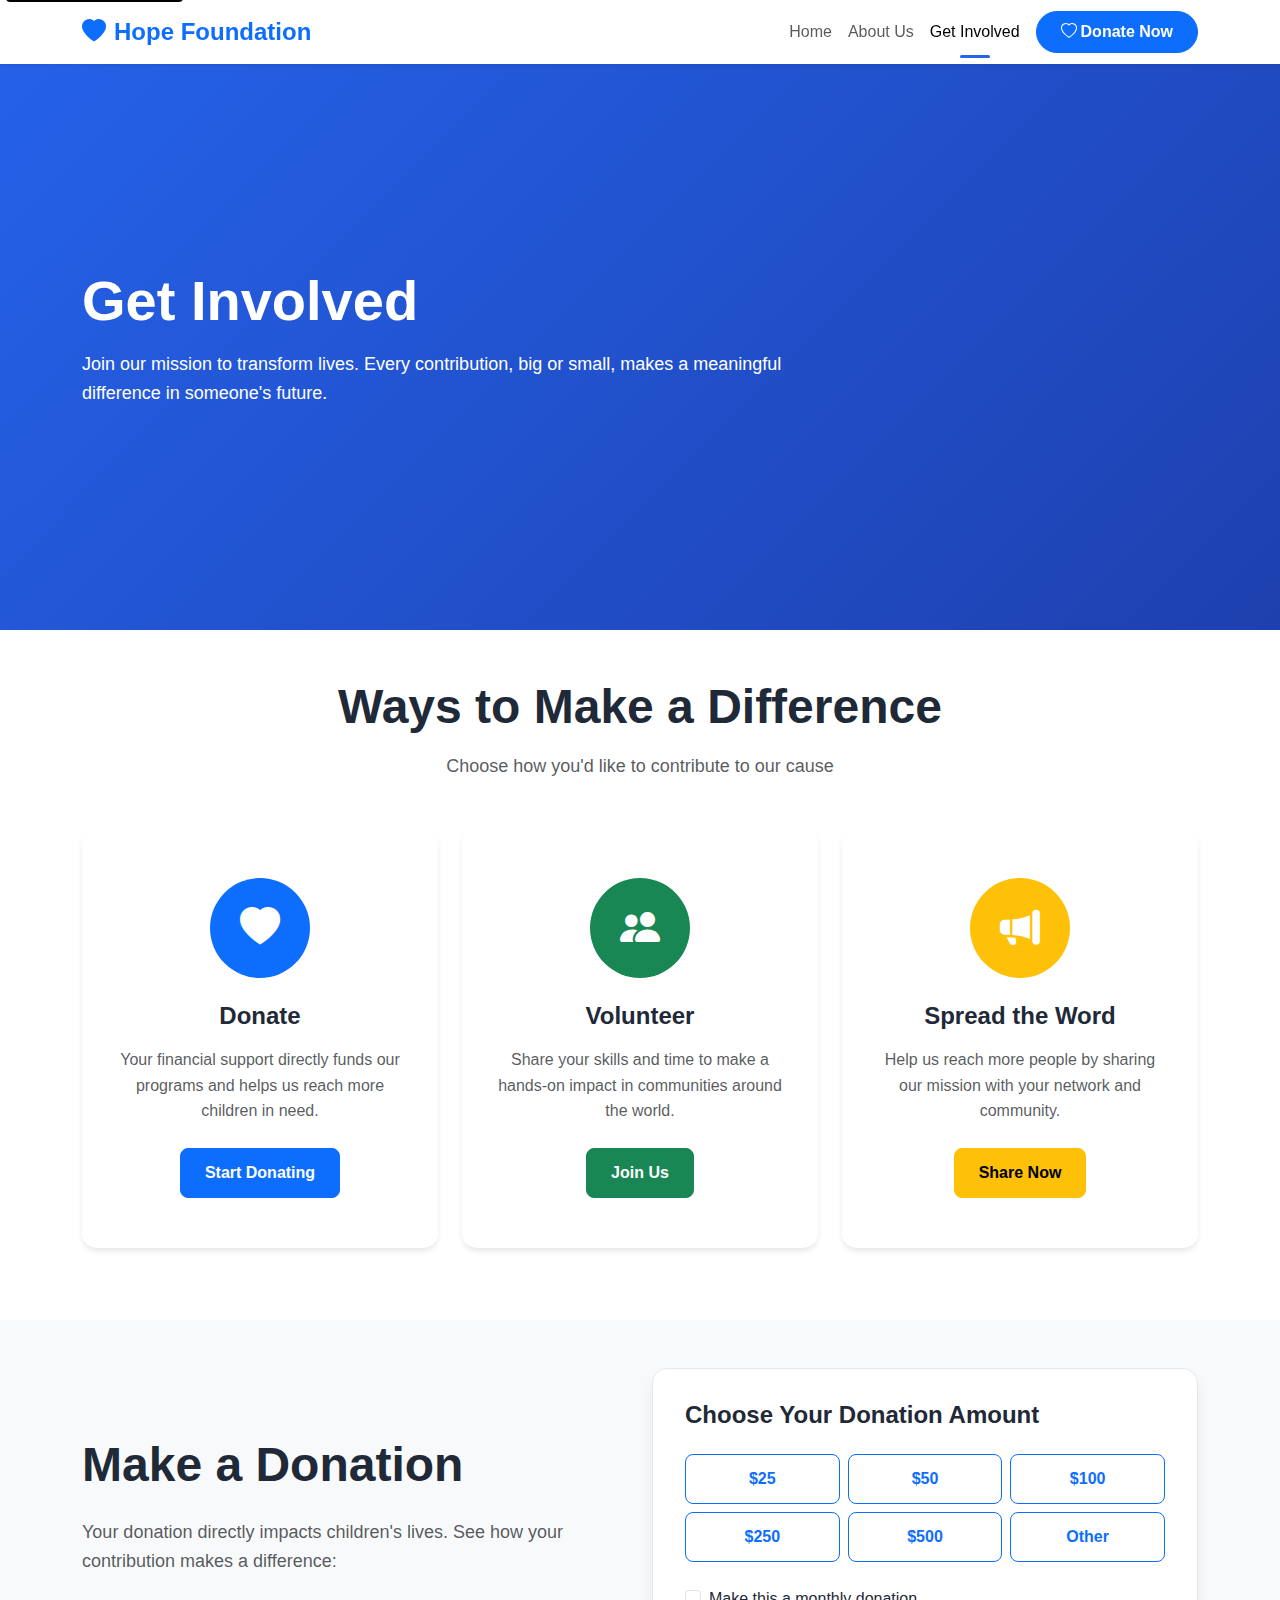
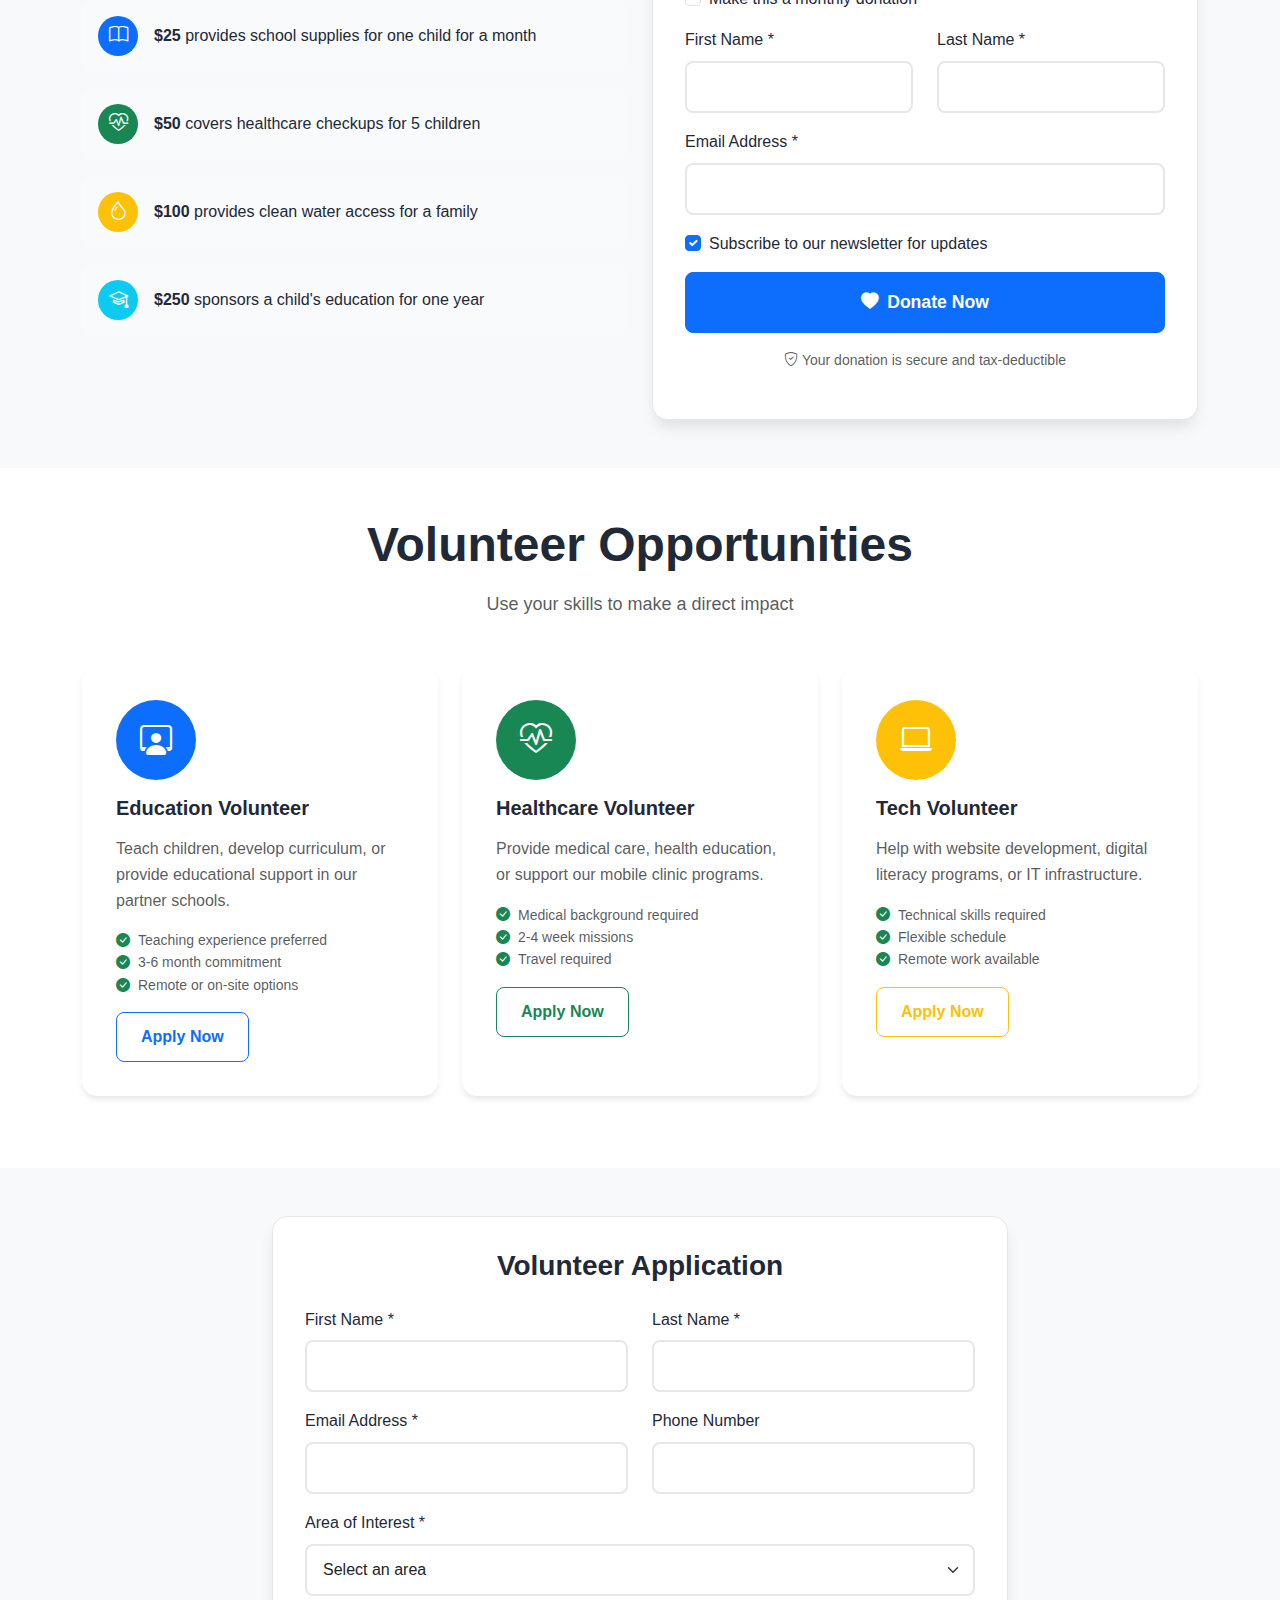
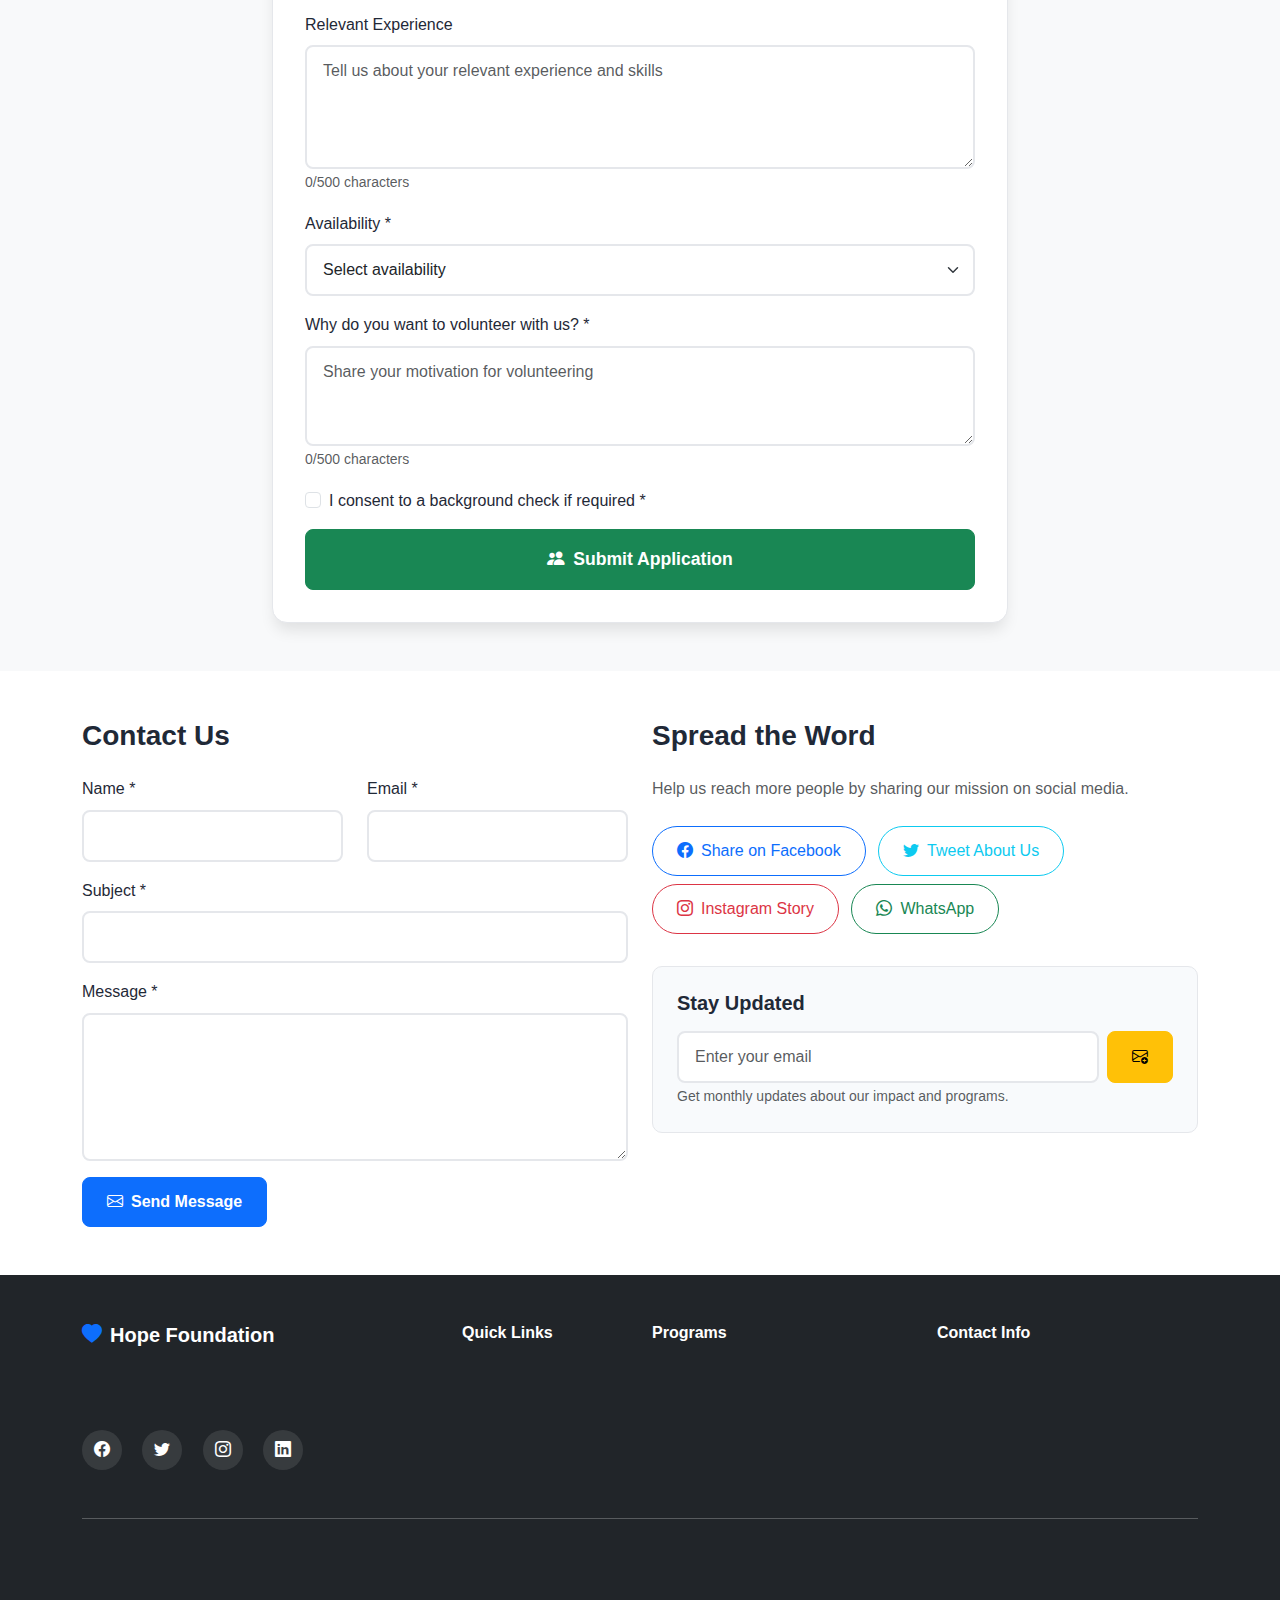
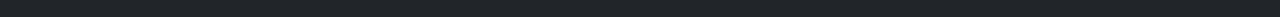
<file: get-involved.html>
<!DOCTYPE html>
<html lang="en">
<head>
    <meta charset="UTF-8">
    <meta name="viewport" content="width=device-width, initial-scale=1.0">
    <title>Get Involved - Hope Foundation</title>
    <meta name="description" content="Join Hope Foundation in making a difference. Donate, volunteer, or partner with us to transform lives through education.">
    
    <!-- Bootstrap CSS -->
    <link href="https://cdn.jsdelivr.net/npm/bootstrap@5.3.2/dist/css/bootstrap.min.css" rel="stylesheet">
    <!-- Bootstrap Icons -->
    <link rel="stylesheet" href="https://cdn.jsdelivr.net/npm/bootstrap-icons@1.11.1/font/bootstrap-icons.css">
    <!-- Custom CSS -->
    <link rel="stylesheet" href="assets/css/style.css">
</head>
<body>
    <!-- Navigation -->
    <nav class="navbar navbar-expand-lg navbar-light bg-white shadow-sm fixed-top">
        <div class="container">
            <a class="navbar-brand fw-bold text-primary" href="index.html">
                <i class="bi bi-heart-fill me-2"></i>Hope Foundation
            </a>
            <button class="navbar-toggler" type="button" data-bs-toggle="collapse" data-bs-target="#navbarNav">
                <span class="navbar-toggler-icon"></span>
            </button>
            <div class="collapse navbar-collapse" id="navbarNav">
                <ul class="navbar-nav ms-auto">
                    <li class="nav-item">
                        <a class="nav-link" href="index.html">Home</a>
                    </li>
                    <li class="nav-item">
                        <a class="nav-link" href="about.html">About Us</a>
                    </li>
                    <li class="nav-item">
                        <a class="nav-link active" href="get-involved.html">Get Involved</a>
                    </li>
                    <li class="nav-item">
                        <a class="btn btn-primary ms-2 donate-btn" href="#donate">
                            <i class="bi bi-heart me-1"></i>Donate Now
                        </a>
                    </li>
                </ul>
            </div>
        </div>
    </nav>

    <!-- Page Header -->
    <section class="page-header bg-gradient-primary text-white">
        <div class="container">
            <div class="row align-items-center min-vh-50">
                <div class="col-lg-8">
                    <h1 class="display-4 fw-bold mb-3">Get Involved</h1>
                    <p class="lead">Join our mission to transform lives. Every contribution, big or small, makes a meaningful difference in someone's future.</p>
                </div>
            </div>
        </div>
    </section>

    <!-- Ways to Help -->
    <section class="py-5">
        <div class="container">
            <div class="text-center mb-5">
                <h2 class="display-5 fw-bold">Ways to Make a Difference</h2>
                <p class="lead text-muted">Choose how you'd like to contribute to our cause</p>
            </div>
            <div class="row">
                <div class="col-lg-4 mb-4">
                    <div class="involvement-card text-center h-100">
                        <div class="involvement-icon bg-primary text-white rounded-circle mx-auto mb-4">
                            <i class="bi bi-heart-fill"></i>
                        </div>
                        <h4 class="mb-3">Donate</h4>
                        <p class="text-muted mb-4">Your financial support directly funds our programs and helps us reach more children in need.</p>
                        <a href="#donate" class="btn btn-primary">Start Donating</a>
                    </div>
                </div>
                <div class="col-lg-4 mb-4">
                    <div class="involvement-card text-center h-100">
                        <div class="involvement-icon bg-success text-white rounded-circle mx-auto mb-4">
                            <i class="bi bi-people-fill"></i>
                        </div>
                        <h4 class="mb-3">Volunteer</h4>
                        <p class="text-muted mb-4">Share your skills and time to make a hands-on impact in communities around the world.</p>
                        <a href="#volunteer" class="btn btn-success">Join Us</a>
                    </div>
                </div>
                <div class="col-lg-4 mb-4">
                    <div class="involvement-card text-center h-100">
                        <div class="involvement-icon bg-warning text-white rounded-circle mx-auto mb-4">
                            <i class="bi bi-megaphone-fill"></i>
                        </div>
                        <h4 class="mb-3">Spread the Word</h4>
                        <p class="text-muted mb-4">Help us reach more people by sharing our mission with your network and community.</p>
                        <a href="#share" class="btn btn-warning">Share Now</a>
                    </div>
                </div>
            </div>
        </div>
    </section>

    <!-- Donation Section -->
    <section id="donate" class="py-5 bg-light">
        <div class="container">
            <div class="row align-items-center">
                <div class="col-lg-6 mb-4 mb-lg-0">
                    <h2 class="display-5 fw-bold mb-4">Make a Donation</h2>
                    <p class="lead text-muted mb-4">
                        Your donation directly impacts children's lives. See how your contribution makes a difference:
                    </p>
                    <div class="donation-impact">
                        <div class="impact-item d-flex align-items-center mb-3">
                            <div class="impact-icon bg-primary text-white rounded-circle me-3">
                                <i class="bi bi-book"></i>
                            </div>
                            <div>
                                <strong>$25</strong> provides school supplies for one child for a month
                            </div>
                        </div>
                        <div class="impact-item d-flex align-items-center mb-3">
                            <div class="impact-icon bg-success text-white rounded-circle me-3">
                                <i class="bi bi-heart-pulse"></i>
                            </div>
                            <div>
                                <strong>$50</strong> covers healthcare checkups for 5 children
                            </div>
                        </div>
                        <div class="impact-item d-flex align-items-center mb-3">
                            <div class="impact-icon bg-warning text-white rounded-circle me-3">
                                <i class="bi bi-droplet"></i>
                            </div>
                            <div>
                                <strong>$100</strong> provides clean water access for a family
                            </div>
                        </div>
                        <div class="impact-item d-flex align-items-center">
                            <div class="impact-icon bg-info text-white rounded-circle me-3">
                                <i class="bi bi-mortarboard"></i>
                            </div>
                            <div>
                                <strong>$250</strong> sponsors a child's education for one year
                            </div>
                        </div>
                    </div>
                </div>
                <div class="col-lg-6">
                    <div class="donation-form-card">
                        <h4 class="mb-4">Choose Your Donation Amount</h4>
                        <form id="donationForm">
                            <div class="donation-amounts mb-4">
                                <div class="row g-2">
                                    <div class="col-4">
                                        <input type="radio" class="btn-check" name="amount" id="amount25" value="25">
                                        <label class="btn btn-outline-primary w-100" for="amount25">$25</label>
                                    </div>
                                    <div class="col-4">
                                        <input type="radio" class="btn-check" name="amount" id="amount50" value="50">
                                        <label class="btn btn-outline-primary w-100" for="amount50">$50</label>
                                    </div>
                                    <div class="col-4">
                                        <input type="radio" class="btn-check" name="amount" id="amount100" value="100">
                                        <label class="btn btn-outline-primary w-100" for="amount100">$100</label>
                                    </div>
                                    <div class="col-4">
                                        <input type="radio" class="btn-check" name="amount" id="amount250" value="250">
                                        <label class="btn btn-outline-primary w-100" for="amount250">$250</label>
                                    </div>
                                    <div class="col-4">
                                        <input type="radio" class="btn-check" name="amount" id="amount500" value="500">
                                        <label class="btn btn-outline-primary w-100" for="amount500">$500</label>
                                    </div>
                                    <div class="col-4">
                                        <input type="radio" class="btn-check" name="amount" id="amountOther" value="other">
                                        <label class="btn btn-outline-primary w-100" for="amountOther">Other</label>
                                    </div>
                                </div>
                            </div>
                            <div class="mb-3" id="customAmountDiv" style="display: none;">
                                <label for="customAmount" class="form-label">Custom Amount ($)</label>
                                <input type="number" class="form-control" id="customAmount" min="1" placeholder="Enter amount">
                            </div>
                            <div class="mb-3">
                                <div class="form-check">
                                    <input class="form-check-input" type="checkbox" id="monthly">
                                    <label class="form-check-label" for="monthly">
                                        Make this a monthly donation
                                    </label>
                                </div>
                            </div>
                            <div class="row mb-3">
                                <div class="col-md-6">
                                    <label for="firstName" class="form-label">First Name *</label>
                                    <input type="text" class="form-control" id="firstName" required>
                                </div>
                                <div class="col-md-6">
                                    <label for="lastName" class="form-label">Last Name *</label>
                                    <input type="text" class="form-control" id="lastName" required>
                                </div>
                            </div>
                            <div class="mb-3">
                                <label for="email" class="form-label">Email Address *</label>
                                <input type="email" class="form-control" id="email" required>
                            </div>
                            <div class="mb-3">
                                <div class="form-check">
                                    <input class="form-check-input" type="checkbox" id="newsletter" checked>
                                    <label class="form-check-label" for="newsletter">
                                        Subscribe to our newsletter for updates
                                    </label>
                                </div>
                            </div>
                            <button type="submit" class="btn btn-primary btn-lg w-100">
                                <i class="bi bi-heart-fill me-2"></i>Donate Now
                            </button>
                            <p class="text-muted text-center mt-3 small">
                                <i class="bi bi-shield-check me-1"></i>Your donation is secure and tax-deductible
                            </p>
                        </form>
                    </div>
                </div>
            </div>
        </div>
    </section>

    <!-- Volunteer Section -->
    <section id="volunteer" class="py-5">
        <div class="container">
            <div class="text-center mb-5">
                <h2 class="display-5 fw-bold">Volunteer Opportunities</h2>
                <p class="lead text-muted">Use your skills to make a direct impact</p>
            </div>
            <div class="row">
                <div class="col-lg-4 col-md-6 mb-4">
                    <div class="volunteer-card">
                        <div class="volunteer-icon bg-primary text-white rounded-circle mb-3">
                            <i class="bi bi-person-workspace"></i>
                        </div>
                        <h5>Education Volunteer</h5>
                        <p class="text-muted mb-3">Teach children, develop curriculum, or provide educational support in our partner schools.</p>
                        <ul class="list-unstyled text-muted small mb-3">
                            <li><i class="bi bi-check-circle-fill text-success me-2"></i>Teaching experience preferred</li>
                            <li><i class="bi bi-check-circle-fill text-success me-2"></i>3-6 month commitment</li>
                            <li><i class="bi bi-check-circle-fill text-success me-2"></i>Remote or on-site options</li>
                        </ul>
                        <a href="#volunteer-form" class="btn btn-outline-primary">Apply Now</a>
                    </div>
                </div>
                <div class="col-lg-4 col-md-6 mb-4">
                    <div class="volunteer-card">
                        <div class="volunteer-icon bg-success text-white rounded-circle mb-3">
                            <i class="bi bi-heart-pulse"></i>
                        </div>
                        <h5>Healthcare Volunteer</h5>
                        <p class="text-muted mb-3">Provide medical care, health education, or support our mobile clinic programs.</p>
                        <ul class="list-unstyled text-muted small mb-3">
                            <li><i class="bi bi-check-circle-fill text-success me-2"></i>Medical background required</li>
                            <li><i class="bi bi-check-circle-fill text-success me-2"></i>2-4 week missions</li>
                            <li><i class="bi bi-check-circle-fill text-success me-2"></i>Travel required</li>
                        </ul>
                        <a href="#volunteer-form" class="btn btn-outline-success">Apply Now</a>
                    </div>
                </div>
                <div class="col-lg-4 col-md-6 mb-4">
                    <div class="volunteer-card">
                        <div class="volunteer-icon bg-warning text-white rounded-circle mb-3">
                            <i class="bi bi-laptop"></i>
                        </div>
                        <h5>Tech Volunteer</h5>
                        <p class="text-muted mb-3">Help with website development, digital literacy programs, or IT infrastructure.</p>
                        <ul class="list-unstyled text-muted small mb-3">
                            <li><i class="bi bi-check-circle-fill text-success me-2"></i>Technical skills required</li>
                            <li><i class="bi bi-check-circle-fill text-success me-2"></i>Flexible schedule</li>
                            <li><i class="bi bi-check-circle-fill text-success me-2"></i>Remote work available</li>
                        </ul>
                        <a href="#volunteer-form" class="btn btn-outline-warning">Apply Now</a>
                    </div>
                </div>
            </div>
        </div>
    </section>

    <!-- Volunteer Application Form -->
    <section id="volunteer-form" class="py-5 bg-light">
        <div class="container">
            <div class="row justify-content-center">
                <div class="col-lg-8">
                    <div class="volunteer-form-card">
                        <h3 class="text-center mb-4">Volunteer Application</h3>
                        <form id="volunteerForm">
                            <div class="row mb-3">
                                <div class="col-md-6">
                                    <label for="volFirstName" class="form-label">First Name *</label>
                                    <input type="text" class="form-control" id="volFirstName" required>
                                </div>
                                <div class="col-md-6">
                                    <label for="volLastName" class="form-label">Last Name *</label>
                                    <input type="text" class="form-control" id="volLastName" required>
                                </div>
                            </div>
                            <div class="row mb-3">
                                <div class="col-md-6">
                                    <label for="volEmail" class="form-label">Email Address *</label>
                                    <input type="email" class="form-control" id="volEmail" required>
                                </div>
                                <div class="col-md-6">
                                    <label for="volPhone" class="form-label">Phone Number</label>
                                    <input type="tel" class="form-control" id="volPhone">
                                </div>
                            </div>
                            <div class="mb-3">
                                <label for="volInterest" class="form-label">Area of Interest *</label>
                                <select class="form-select" id="volInterest" required>
                                    <option value="">Select an area</option>
                                    <option value="education">Education</option>
                                    <option value="healthcare">Healthcare</option>
                                    <option value="technology">Technology</option>
                                    <option value="fundraising">Fundraising</option>
                                    <option value="administration">Administration</option>
                                    <option value="other">Other</option>
                                </select>
                            </div>
                            <div class="mb-3">
                                <label for="volExperience" class="form-label">Relevant Experience</label>
                                <textarea class="form-control" id="volExperience" rows="4" placeholder="Tell us about your relevant experience and skills"></textarea>
                            </div>
                            <div class="mb-3">
                                <label for="volAvailability" class="form-label">Availability *</label>
                                <select class="form-select" id="volAvailability" required>
                                    <option value="">Select availability</option>
                                    <option value="weekends">Weekends only</option>
                                    <option value="evenings">Evenings</option>
                                    <option value="flexible">Flexible schedule</option>
                                    <option value="full-time">Full-time commitment</option>
                                </select>
                            </div>
                            <div class="mb-3">
                                <label for="volMotivation" class="form-label">Why do you want to volunteer with us? *</label>
                                <textarea class="form-control" id="volMotivation" rows="3" required placeholder="Share your motivation for volunteering"></textarea>
                            </div>
                            <div class="mb-3">
                                <div class="form-check">
                                    <input class="form-check-input" type="checkbox" id="volBackground" required>
                                    <label class="form-check-label" for="volBackground">
                                        I consent to a background check if required *
                                    </label>
                                </div>
                            </div>
                            <button type="submit" class="btn btn-success btn-lg w-100">
                                <i class="bi bi-people-fill me-2"></i>Submit Application
                            </button>
                        </form>
                    </div>
                </div>
            </div>
        </div>
    </section>

    <!-- Contact & Share Section -->
    <section id="share" class="py-5">
        <div class="container">
            <div class="row">
                <div class="col-lg-6 mb-4 mb-lg-0">
                    <h3 class="mb-4">Contact Us</h3>
                    <form id="contactForm">
                        <div class="row mb-3">
                            <div class="col-md-6">
                                <label for="contactName" class="form-label">Name *</label>
                                <input type="text" class="form-control" id="contactName" required>
                            </div>
                            <div class="col-md-6">
                                <label for="contactEmail" class="form-label">Email *</label>
                                <input type="email" class="form-control" id="contactEmail" required>
                            </div>
                        </div>
                        <div class="mb-3">
                            <label for="contactSubject" class="form-label">Subject *</label>
                            <input type="text" class="form-control" id="contactSubject" required>
                        </div>
                        <div class="mb-3">
                            <label for="contactMessage" class="form-label">Message *</label>
                            <textarea class="form-control" id="contactMessage" rows="5" required></textarea>
                        </div>
                        <button type="submit" class="btn btn-primary">
                            <i class="bi bi-envelope me-2"></i>Send Message
                        </button>
                    </form>
                </div>
                <div class="col-lg-6">
                    <h3 class="mb-4">Spread the Word</h3>
                    <p class="text-muted mb-4">Help us reach more people by sharing our mission on social media.</p>
                    <div class="social-share mb-4">
                        <a href="#" class="btn btn-outline-primary me-2 mb-2">
                            <i class="bi bi-facebook me-2"></i>Share on Facebook
                        </a>
                        <a href="#" class="btn btn-outline-info me-2 mb-2">
                            <i class="bi bi-twitter me-2"></i>Tweet About Us
                        </a>
                        <a href="#" class="btn btn-outline-danger me-2 mb-2">
                            <i class="bi bi-instagram me-2"></i>Instagram Story
                        </a>
                        <a href="#" class="btn btn-outline-success mb-2">
                            <i class="bi bi-whatsapp me-2"></i>WhatsApp
                        </a>
                    </div>
                    <div class="newsletter-signup">
                        <h5 class="mb-3">Stay Updated</h5>
                        <form id="newsletterForm" class="d-flex">
                            <input type="email" class="form-control me-2" placeholder="Enter your email" required>
                            <button type="submit" class="btn btn-warning">
                                <i class="bi bi-envelope-plus"></i>
                            </button>
                        </form>
                        <small class="text-muted">Get monthly updates about our impact and programs.</small>
                    </div>
                </div>
            </div>
        </div>
    </section>

    <!-- Footer -->
    <footer class="bg-dark text-white py-5">
        <div class="container">
            <div class="row">
                <div class="col-lg-4 mb-4">
                    <h5 class="fw-bold mb-3">
                        <i class="bi bi-heart-fill text-primary me-2"></i>Hope Foundation
                    </h5>
                    <p class="text-muted">
                        Transforming lives through education, healthcare, and sustainable development worldwide.
                    </p>
                    <div class="social-links">
                        <a href="#" class="text-white me-3"><i class="bi bi-facebook"></i></a>
                        <a href="#" class="text-white me-3"><i class="bi bi-twitter"></i></a>
                        <a href="#" class="text-white me-3"><i class="bi bi-instagram"></i></a>
                        <a href="#" class="text-white me-3"><i class="bi bi-linkedin"></i></a>
                    </div>
                </div>
                <div class="col-lg-2 col-md-6 mb-4">
                    <h6 class="fw-bold mb-3">Quick Links</h6>
                    <ul class="list-unstyled">
                        <li><a href="index.html" class="text-muted text-decoration-none">Home</a></li>
                        <li><a href="about.html" class="text-muted text-decoration-none">About Us</a></li>
                        <li><a href="get-involved.html" class="text-muted text-decoration-none">Get Involved</a></li>
                    </ul>
                </div>
                <div class="col-lg-3 col-md-6 mb-4">
                    <h6 class="fw-bold mb-3">Programs</h6>
                    <ul class="list-unstyled">
                        <li><a href="#" class="text-muted text-decoration-none">Education for All</a></li>
                        <li><a href="#" class="text-muted text-decoration-none">Healthcare Initiative</a></li>
                        <li><a href="#" class="text-muted text-decoration-none">Clean Water Access</a></li>
                    </ul>
                </div>
                <div class="col-lg-3 mb-4">
                    <h6 class="fw-bold mb-3">Contact Info</h6>
                    <p class="text-muted mb-2">
                        <i class="bi bi-geo-alt me-2"></i>123 Hope Street, City, Country
                    </p>
                    <p class="text-muted mb-2">
                        <i class="bi bi-envelope me-2"></i>info@hopefoundation.org
                    </p>
                    <p class="text-muted">
                        <i class="bi bi-phone me-2"></i>+1 (555) 123-4567
                    </p>
                </div>
            </div>
            <hr class="my-4">
            <div class="row align-items-center">
                <div class="col-md-6">
                    <p class="text-muted mb-0">&copy; 2024 Hope Foundation. All rights reserved.</p>
                </div>
                <div class="col-md-6 text-md-end">
                    <a href="#" class="text-muted text-decoration-none me-3">Privacy Policy</a>
                    <a href="#" class="text-muted text-decoration-none">Terms of Service</a>
                </div>
            </div>
        </div>
    </footer>

    <!-- Bootstrap JS -->
    <script src="https://cdn.jsdelivr.net/npm/bootstrap@5.3.2/dist/js/bootstrap.bundle.min.js"></script>
    <!-- Custom JS -->
    <script src="assets/js/script.js"></script>
</body>
</html>
</file>
<file: assets/css/style.css>
/* Custom CSS for Hope Foundation NGO Website */

/* Root Variables */
:root {
    --primary-color: #2563eb;
    --secondary-color: #10b981;
    --accent-color: #f59e0b;
    --danger-color: #ef4444;
    --dark-color: #1f2937;
    --light-color: #f8fafc;
    --text-muted: #6b7280;
    --border-color: #e5e7eb;
    --shadow: 0 4px 6px -1px rgba(0, 0, 0, 0.1);
    --shadow-lg: 0 10px 15px -3px rgba(0, 0, 0, 0.1);
    --transition: all 0.3s ease;
}

/* Global Styles */
* {
    margin: 0;
    padding: 0;
    box-sizing: border-box;
}

body {
    font-family: 'Inter', -apple-system, BlinkMacSystemFont, 'Segoe UI', Roboto, sans-serif;
    line-height: 1.6;
    color: var(--dark-color);
    scroll-behavior: smooth;
}

/* Typography */
h1, h2, h3, h4, h5, h6 {
    font-weight: 600;
    line-height: 1.2;
    margin-bottom: 1rem;
}

.display-4, .display-5 {
    font-weight: 700;
}

.lead {
    font-size: 1.125rem;
    font-weight: 400;
}

/* Navigation */
.navbar {
    transition: var(--transition);
    backdrop-filter: blur(10px);
}

.navbar-brand {
    font-size: 1.5rem;
    font-weight: 700;
}

.nav-link {
    font-weight: 500;
    transition: var(--transition);
    position: relative;
}

.nav-link:hover {
    color: var(--primary-color) !important;
}

.nav-link.active::after {
    content: '';
    position: absolute;
    bottom: -5px;
    left: 50%;
    transform: translateX(-50%);
    width: 30px;
    height: 3px;
    background: var(--primary-color);
    border-radius: 2px;
}

.donate-btn {
    border-radius: 25px !important;
    padding: 0.5rem 1.5rem !important;
    font-weight: 600;
    transition: var(--transition);
}

.donate-btn:hover {
    transform: translateY(-2px);
    box-shadow: var(--shadow-lg);
}

/* Hero Section */
.hero-section {
    background: linear-gradient(135deg, var(--primary-color) 0%, #1e40af 100%);
    position: relative;
    overflow: hidden;
    padding-top: 80px;
}

.hero-overlay {
    position: absolute;
    top: 0;
    left: 0;
    right: 0;
    bottom: 0;
    background: rgba(0, 0, 0, 0.1);
}

.hero-content {
    position: relative;
    z-index: 2;
}

.hero-image {
    position: relative;
    z-index: 2;
}

.hero-image img {
    transition: var(--transition);
}

.hero-image:hover img {
    transform: scale(1.05);
}

.pulse-btn {
    animation: pulse 2s infinite;
}

@keyframes pulse {
    0% {
        box-shadow: 0 0 0 0 rgba(245, 158, 11, 0.7);
    }
    70% {
        box-shadow: 0 0 0 10px rgba(245, 158, 11, 0);
    }
    100% {
        box-shadow: 0 0 0 0 rgba(245, 158, 11, 0);
    }
}

/* Animations */
.fade-in {
    animation: fadeIn 1s ease-out;
}

.fade-in-delay {
    animation: fadeIn 1s ease-out 0.3s both;
}

.fade-in-delay-2 {
    animation: fadeIn 1s ease-out 0.6s both;
}

.fade-in-right {
    animation: fadeInRight 1s ease-out 0.4s both;
}

@keyframes fadeIn {
    from {
        opacity: 0;
        transform: translateY(30px);
    }
    to {
        opacity: 1;
        transform: translateY(0);
    }
}

@keyframes fadeInRight {
    from {
        opacity: 0;
        transform: translateX(30px);
    }
    to {
        opacity: 1;
        transform: translateX(0);
    }
}

/* Page Headers */
.page-header {
    padding-top: 120px;
    padding-bottom: 60px;
    background: linear-gradient(135deg, var(--primary-color) 0%, #1e40af 100%);
}

.bg-gradient-primary {
    background: linear-gradient(135deg, var(--primary-color) 0%, #1e40af 100%);
}

.min-vh-50 {
    min-height: 50vh;
}

/* Metric Cards */
.metric-card {
    text-align: center;
    padding: 2rem 1rem;
    transition: var(--transition);
}

.metric-card:hover {
    transform: translateY(-5px);
}

.metric-icon {
    font-size: 3rem;
    width: 80px;
    height: 80px;
    display: flex;
    align-items: center;
    justify-content: center;
    margin: 0 auto;
    border-radius: 50%;
}

.metric-number {
    font-size: 3rem;
    font-weight: 700;
    margin: 1rem 0 0.5rem;
    color: var(--primary-color);
}

/* Mission Icons */
.mission-icon {
    width: 50px;
    height: 50px;
    display: flex;
    align-items: center;
    justify-content: center;
    font-size: 1.5rem;
}

/* Program Cards */
.program-card {
    transition: var(--transition);
    overflow: hidden;
}

.program-card:hover {
    transform: translateY(-10px);
    box-shadow: var(--shadow-lg);
}

.card-img-wrapper {
    position: relative;
    overflow: hidden;
}

.card-img-wrapper img {
    transition: var(--transition);
    height: 200px;
    object-fit: cover;
}

.program-overlay {
    position: absolute;
    top: 20px;
    right: 20px;
    width: 50px;
    height: 50px;
    background: rgba(255, 255, 255, 0.9);
    border-radius: 50%;
    display: flex;
    align-items: center;
    justify-content: center;
    font-size: 1.5rem;
    color: var(--primary-color);
    opacity: 0;
    transition: var(--transition);
}

.program-card:hover .program-overlay {
    opacity: 1;
}

.program-card:hover .card-img-wrapper img {
    transform: scale(1.1);
}

/* CTA Section */
.cta-section {
    background: linear-gradient(135deg, var(--dark-color) 0%, #374151 100%);
    position: relative;
}

.cta-section::before {
    content: '';
    position: absolute;
    top: 0;
    left: 0;
    right: 0;
    bottom: 0;
    background: url('data:image/svg+xml,<svg xmlns="http://www.w3.org/2000/svg" viewBox="0 0 100 100"><defs><pattern id="grain" width="100" height="100" patternUnits="userSpaceOnUse"><circle cx="25" cy="25" r="1" fill="rgba(255,255,255,0.1)"/><circle cx="75" cy="75" r="1" fill="rgba(255,255,255,0.1)"/></pattern></defs><rect width="100" height="100" fill="url(%23grain)"/></svg>');
    opacity: 0.1;
}

.cta-buttons .btn {
    margin: 0.5rem;
    border-radius: 25px;
    padding: 0.75rem 2rem;
    font-weight: 600;
    transition: var(--transition);
}

.cta-buttons .btn:hover {
    transform: translateY(-3px);
    box-shadow: var(--shadow-lg);
}

/* Timeline */
.timeline {
    position: relative;
    padding-left: 2rem;
}

.timeline::before {
    content: '';
    position: absolute;
    left: 15px;
    top: 0;
    bottom: 0;
    width: 2px;
    background: var(--primary-color);
}

.timeline-item {
    position: relative;
    margin-bottom: 2rem;
    padding-left: 2rem;
}

.timeline-item::before {
    content: '';
    position: absolute;
    left: -8px;
    top: 5px;
    width: 16px;
    height: 16px;
    border-radius: 50%;
    background: var(--primary-color);
    border: 3px solid white;
    box-shadow: var(--shadow);
}

.timeline-year {
    font-weight: 700;
    color: var(--primary-color);
    font-size: 1.1rem;
    margin-bottom: 0.5rem;
}

.timeline-content h5 {
    margin-bottom: 0.5rem;
}

.timeline-content p {
    color: var(--text-muted);
    margin: 0;
}

/* Value Cards */
.value-card {
    padding: 2rem 1rem;
    transition: var(--transition);
}

.value-card:hover {
    transform: translateY(-5px);
}

.value-icon {
    width: 80px;
    height: 80px;
    display: flex;
    align-items: center;
    justify-content: center;
    font-size: 2rem;
}

/* Team Cards */
.team-card {
    padding: 2rem 1rem;
    transition: var(--transition);
}

.team-card:hover {
    transform: translateY(-5px);
}

.team-image img {
    width: 120px;
    height: 120px;
    object-fit: cover;
    border: 4px solid var(--light-color);
    transition: var(--transition);
}

.team-card:hover .team-image img {
    border-color: var(--primary-color);
}

.team-social a {
    font-size: 1.2rem;
    transition: var(--transition);
}

.team-social a:hover {
    color: var(--primary-color) !important;
    transform: translateY(-2px);
}

/* Achievement Cards */
.achievement-card {
    padding: 1.5rem;
    background: white;
    border-radius: 10px;
    box-shadow: var(--shadow);
    transition: var(--transition);
}

.achievement-card:hover {
    transform: translateY(-3px);
    box-shadow: var(--shadow-lg);
}

.achievement-icon {
    width: 60px;
    height: 60px;
    display: flex;
    align-items: center;
    justify-content: center;
    font-size: 1.5rem;
    flex-shrink: 0;
}

/* Testimonial Cards */
.testimonial-card {
    background: white;
    padding: 2rem;
    border-radius: 15px;
    box-shadow: var(--shadow);
    transition: var(--transition);
    height: 100%;
}

.testimonial-card:hover {
    transform: translateY(-5px);
    box-shadow: var(--shadow-lg);
}

.testimonial-author img {
    width: 50px;
    height: 50px;
    object-fit: cover;
}

/* Involvement Cards */
.involvement-card {
    background: white;
    padding: 3rem 2rem;
    border-radius: 15px;
    box-shadow: var(--shadow);
    transition: var(--transition);
    border: 2px solid transparent;
}

.involvement-card:hover {
    transform: translateY(-10px);
    box-shadow: var(--shadow-lg);
    border-color: var(--primary-color);
}

.involvement-icon {
    width: 100px;
    height: 100px;
    display: flex;
    align-items: center;
    justify-content: center;
    font-size: 2.5rem;
}

/* Form Cards */
.donation-form-card,
.volunteer-form-card {
    background: white;
    padding: 2rem;
    border-radius: 15px;
    box-shadow: var(--shadow-lg);
    border: 1px solid var(--border-color);
}

/* Donation Amounts */
.donation-amounts .btn-check:checked + .btn {
    background-color: var(--primary-color);
    border-color: var(--primary-color);
    color: white;
}

.donation-amounts .btn {
    border-radius: 8px;
    font-weight: 600;
    transition: var(--transition);
}

.donation-amounts .btn:hover {
    transform: translateY(-2px);
}

/* Impact Items */
.impact-item {
    padding: 1rem;
    background: var(--light-color);
    border-radius: 10px;
    margin-bottom: 1rem;
    transition: var(--transition);
}

.impact-item:hover {
    background: #e0f2fe;
    transform: translateX(5px);
}

.impact-icon {
    width: 40px;
    height: 40px;
    display: flex;
    align-items: center;
    justify-content: center;
    font-size: 1.2rem;
    flex-shrink: 0;
}

/* Volunteer Cards */
.volunteer-card {
    background: white;
    padding: 2rem;
    border-radius: 15px;
    box-shadow: var(--shadow);
    transition: var(--transition);
    height: 100%;
    border: 2px solid transparent;
}

.volunteer-card:hover {
    transform: translateY(-5px);
    box-shadow: var(--shadow-lg);
    border-color: var(--primary-color);
}

.volunteer-icon {
    width: 80px;
    height: 80px;
    display: flex;
    align-items: center;
    justify-content: center;
    font-size: 2rem;
}

/* Social Links */
.social-links a {
    display: inline-block;
    width: 40px;
    height: 40px;
    line-height: 40px;
    text-align: center;
    border-radius: 50%;
    transition: var(--transition);
    background: rgba(255, 255, 255, 0.1);
}

.social-links a:hover {
    background: var(--primary-color);
    transform: translateY(-3px);
}

.social-share .btn {
    border-radius: 25px;
    font-weight: 500;
    transition: var(--transition);
}

.social-share .btn:hover {
    transform: translateY(-2px);
}

/* Newsletter Signup */
.newsletter-signup {
    background: var(--light-color);
    padding: 1.5rem;
    border-radius: 10px;
    border: 1px solid var(--border-color);
}

/* Forms */
.form-control,
.form-select {
    border-radius: 8px;
    border: 2px solid var(--border-color);
    padding: 0.75rem 1rem;
    transition: var(--transition);
}

.form-control:focus,
.form-select:focus {
    border-color: var(--primary-color);
    box-shadow: 0 0 0 0.2rem rgba(37, 99, 235, 0.25);
}

.btn {
    border-radius: 8px;
    font-weight: 600;
    padding: 0.75rem 1.5rem;
    transition: var(--transition);
}

.btn:hover {
    transform: translateY(-2px);
}

.btn-lg {
    padding: 1rem 2rem;
    font-size: 1.1rem;
}

/* Footer */
footer {
    background: var(--dark-color) !important;
}

footer h5,
footer h6 {
    color: white;
}

footer a {
    transition: var(--transition);
}

footer a:hover {
    color: var(--primary-color) !important;
}

/* Responsive Design */
@media (max-width: 768px) {
    .hero-section {
        text-align: center;
        padding-top: 100px;
    }
    
    .hero-content {
        margin-bottom: 2rem;
    }
    
    .display-4 {
        font-size: 2.5rem;
    }
    
    .metric-icon {
        font-size: 2rem;
        width: 60px;
        height: 60px;
    }
    
    .metric-number {
        font-size: 2rem;
    }
    
    .involvement-card {
        padding: 2rem 1rem;
    }
    
    .involvement-icon {
        width: 80px;
        height: 80px;
        font-size: 2rem;
    }
    
    .timeline {
        padding-left: 1rem;
    }
    
    .timeline-item {
        padding-left: 1.5rem;
    }
    
    .cta-buttons .btn {
        display: block;
        width: 100%;
        margin: 0.5rem 0;
    }
}

@media (max-width: 576px) {
    .donation-form-card,
    .volunteer-form-card {
        padding: 1.5rem;
    }
    
    .testimonial-card {
        padding: 1.5rem;
    }
    
    .team-image img {
        width: 100px;
        height: 100px;
    }
    
    .value-icon,
    .volunteer-icon {
        width: 60px;
        height: 60px;
        font-size: 1.5rem;
    }
}

/* Accessibility */
@media (prefers-reduced-motion: reduce) {
    *,
    *::before,
    *::after {
        animation-duration: 0.01ms !important;
        animation-iteration-count: 1 !important;
        transition-duration: 0.01ms !important;
    }
}

/* Focus styles for better accessibility */
.btn:focus,
.form-control:focus,
.form-select:focus {
    outline: 2px solid var(--primary-color);
    outline-offset: 2px;
}

/* High contrast mode support */
@media (prefers-contrast: high) {
    :root {
        --primary-color: #0000ff;
        --secondary-color: #008000;
        --text-muted: #000000;
    }
}

/* Print styles */
@media print {
    .navbar,
    .cta-section,
    footer {
        display: none !important;
    }
    
    .hero-section {
        background: white !important;
        color: black !important;
    }
    
    .page-header {
        background: white !important;
        color: black !important;
    }
}
</file>
